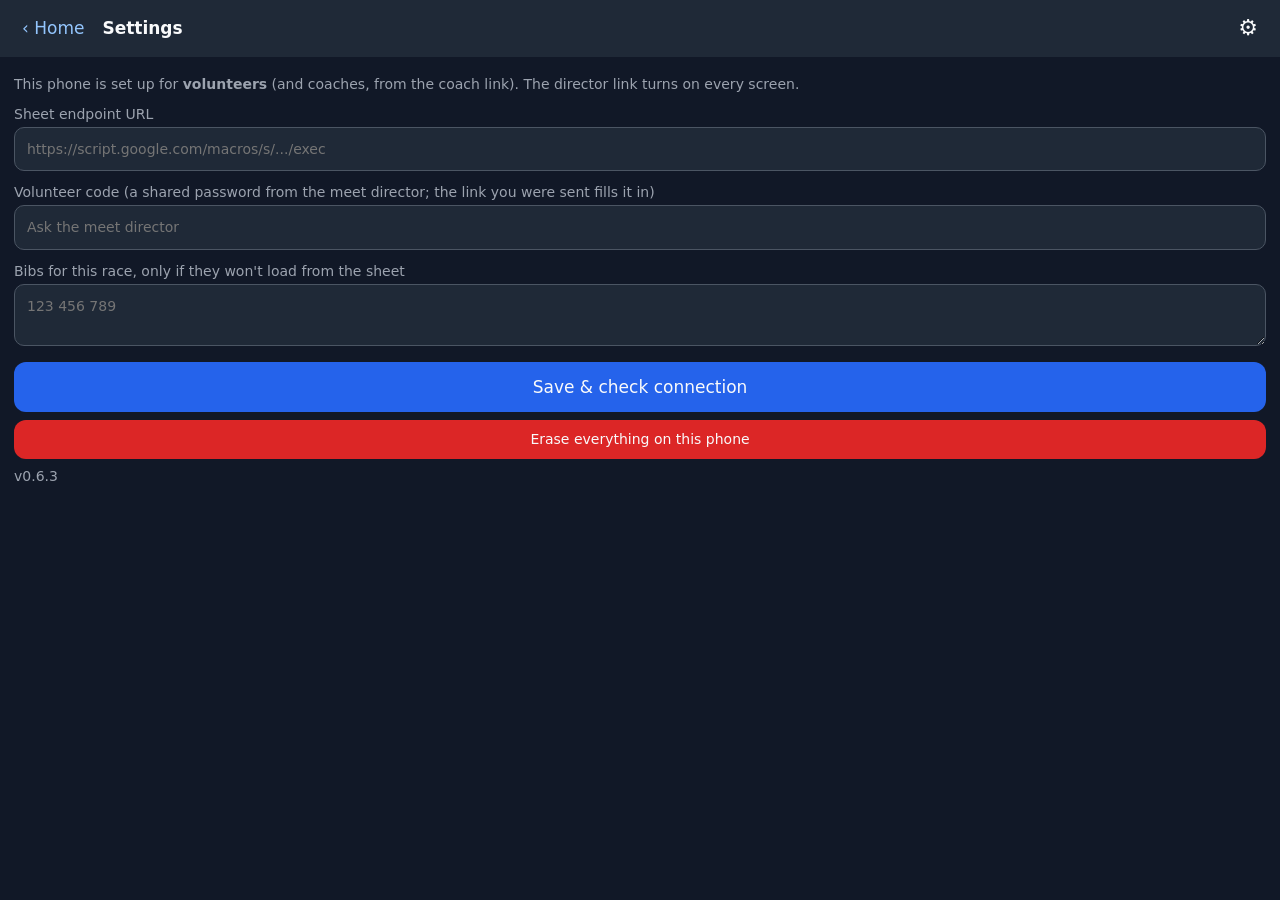
<file: index.html>
<!doctype html>
<html lang="en">
<head>
  <meta charset="utf-8">
  <meta name="viewport" content="width=device-width, initial-scale=1, maximum-scale=1, user-scalable=no, viewport-fit=cover">
  <meta name="apple-mobile-web-app-capable" content="yes">
  <meta name="apple-mobile-web-app-status-bar-style" content="black-translucent">
  <meta name="theme-color" content="#111827">
  <title>XC Race Tracker</title>
  <link rel="manifest" href="manifest.json">
  <link rel="apple-touch-icon" href="icons/icon-192.png">
  <link rel="stylesheet" href="style.css">
</head>
<body>
  <header>
    <button id="btn-back" class="icon hidden" aria-label="Back">‹ Home</button>
    <div id="hdr-title">XC Race Tracker</div>
    <div id="hdr-race"></div>
    <button id="btn-settings" class="icon" aria-label="Settings">⚙</button>
  </header>

  <!-- HOME -->
  <section id="view-home" class="view hidden">
    <label>Race
      <select id="home-race"></select>
      <input id="home-race-other" class="hidden" placeholder="Type the race name">
    </label>
    <label>Your name<input id="home-device" placeholder="e.g. Sam" autocomplete="off"></label>
    <div id="home-status" class="hint"></div>
    <button class="mode" data-mode="timer">⏱ Timer<small>Press LAP as each runner crosses the line</small></button>
    <button class="mode" data-mode="finishers">🏃 Finishers<small>Tap each bib number in chute order</small></button>
    <button class="mode" data-mode="results">🏆 Results<small>Merged results, flags and team scores</small></button>
    <p class="hint"><a href="#" id="link-roster">Coach? Submit your roster here.</a> &nbsp;·&nbsp; <a href="#" id="link-setup">Meet director? Set up races and teams.</a></p>
  </section>

  <!-- MEET SETUP (director) -->
  <section id="view-setup" class="view hidden">
    <div id="su-gate"><label>Director code<input id="su-dkey" autocomplete="off" placeholder="From the sheet's Config tab"></label></div>
    <div id="su-body" class="hidden">
      <p class="hint">Saved to the sheet. Volunteers and coaches see changes the next time their app talks to the sheet.</p>
      <label>Races, one per line<textarea id="su-races" rows="3" placeholder="Boys&#10;Girls"></textarea></label>
      <label>Teams, one per line (coaches pick from this list)<textarea id="su-teams" rows="5" placeholder="Broughton&#10;Enloe"></textarea></label>
      <h3>Codes</h3>
      <p class="hint">Each code is a shared password. It rides inside the link you send, so people normally never type it.</p>
      <label>Volunteer code — timers, finish loggers, results<input id="su-volunteer" autocomplete="off"></label>
      <label>Coach code — the roster page<input id="su-coach" autocomplete="off"></label>
      <label>Director code — this page (and it opens everything else)<input id="su-director" autocomplete="off"></label>
      <div class="row"><button id="su-save" class="primary">Save meet setup</button></div>
      <h3>Links to share</h3>
      <p class="hint">Each link carries the endpoint and the right code. Text it; the person opens it once while online, then adds it to their home screen. Change a code and these links change with it.</p>
      <div id="su-links"></div>
    </div>
    <div id="su-status"></div>
  </section>

  <!-- ROSTER (coaches) -->
  <section id="view-roster" class="view hidden">
    <p class="hint">Paste your roster, check the list, fix anything wrong, then submit. Bibs are assigned on the spot.</p>
    <div id="ro-code-wrap"><label>Coach code (the shared password from the meet director, not your name)<input id="ro-code" placeholder="e.g. tigers2026" autocomplete="off"></label></div>
    <label>Team / school
      <select id="ro-team-sel"></select>
      <input id="ro-team" class="hidden" placeholder="Type your team name" autocomplete="off">
    </label>
    <p class="hint" id="ro-team-status"></p>
    <label>Race<select id="ro-race"></select></label>
    <label>Runners, one per line
      <textarea id="ro-paste" rows="6" placeholder="Paste here"></textarea>
    </label>
    <div class="hint">One runner per line: the name, then the grade if you have it. Any of these work:
      <ul class="formats">
        <li><code>Jane Smith, 7</code></li>
        <li><code>Jane Smith 7</code></li>
        <li><code>Jane Smith</code> (no grade)</li>
        <li>Two columns copied straight from a spreadsheet</li>
      </ul>
      A header line such as "Name, Grade" is ignored. The same name twice is not allowed.</div>
    <p class="hint" id="ro-file-status"></p>
    <div id="ro-preview"></div>
    <div class="row">
      <button id="ro-submit" class="primary">Submit roster</button>
      <button id="ro-load" class="secondary">Reload what's on file</button>
    </div>
    <div id="ro-result"></div>
  </section>

  <!-- TIMER -->
  <section id="view-timer" class="view hidden">
    <div id="clock">00:00.0</div>
    <p class="hint" id="timer-shared"></p>
    <div id="timer-phase-idle">
      <button id="btn-start" class="big start">START RACE</button>
      <p class="hint">Press at the gun. The first timer to press starts the clock for every timer on this race; the others pick it up within a few seconds. The clock keeps running even if the phone locks.</p>
    </div>
    <div id="timer-phase-running" class="hidden">
      <button id="btn-lap" class="big lap">LAP<small id="lap-count">0 finishers</small></button>
      <div class="row">
        <button id="btn-timer-undo" class="secondary">Undo last</button>
        <button id="btn-finish" class="warn">Finish race &amp; send</button>
      </div>
    </div>
    <div id="timer-phase-done" class="hidden">
      <p class="hint" id="timer-done-msg"></p>
      <div class="row">
        <button id="btn-resume" class="secondary">Resume (not finished yet)</button>
        <button id="btn-timer-send" class="primary">Send to sheet</button>
      </div>
    </div>
    <p class="hint" id="timer-list-hint">Tap a time to correct, add or delete. Times always stay in finish order, so a corrected time moves to where it belongs.</p>
    <ol id="timer-list" class="list"></ol>
    <div class="row">
      <button id="btn-timer-copy" class="secondary small">Copy results</button>
      <button id="btn-timer-send2" class="primary small">Send to sheet</button>
      <button id="btn-timer-reset" class="danger small">Reset race</button>
    </div>
  </section>

  <!-- FINISHERS -->
  <section id="view-finishers" class="view hidden">
    <div class="row">
      <input id="bib-filter" type="tel" inputmode="numeric" placeholder="Type digits to find a bib" autocomplete="off">
      <button id="btn-fin-undo" class="secondary">Undo last</button>
    </div>
    <div id="bib-grid" class="grid"></div>
    <div class="row">
      <button id="btn-unknown" class="warn">Runner with no bib</button>
      <button id="btn-fin-send" class="primary">Send to sheet</button>
    </div>
    <p class="hint">Tap a finisher below to change, insert or delete.</p>
    <ol id="fin-list" class="list"></ol>
    <div class="row">
      <button id="btn-fin-copy" class="secondary small">Copy results</button>
      <button id="btn-roster-refresh" class="secondary small">Reload bib list</button>
      <button id="btn-fin-reset" class="danger small">Reset race</button>
    </div>
  </section>

  <!-- RESULTS -->
  <section id="view-results" class="view hidden">
    <div class="row"><button id="btn-results-refresh" class="primary">Refresh</button></div>
    <div id="results-status" class="hint"></div>
    <div id="results-out"></div>
  </section>

  <!-- SETTINGS -->
  <section id="view-settings" class="view hidden">
    <p class="hint" id="set-role"></p>
    <label>Sheet endpoint URL<input id="set-endpoint" placeholder="https://script.google.com/macros/s/.../exec" autocomplete="off"></label>
    <label>Volunteer code (a shared password from the meet director; the link you were sent fills it in)<input id="set-key" placeholder="Ask the meet director" autocomplete="off"></label>
    <label>Bibs for this race, only if they won't load from the sheet<textarea id="set-bibs" rows="2" placeholder="123 456 789"></textarea></label>
    <div class="row">
      <button id="btn-settings-save" class="primary">Save & check connection</button>
    </div>
    <div class="row">
      <button id="btn-wipe" class="danger small">Erase everything on this phone</button>
    </div>
    <p class="hint" id="version"></p>
  </section>

  <!-- EDIT SHEET (one entry) -->
  <div id="edit" class="hidden">
    <div class="sheet">
      <h3 id="edit-title"></h3>
      <input id="edit-value" autocomplete="off">
      <p class="hint" id="edit-hint"></p>
      <div class="row">
        <button id="edit-save" class="primary">Save</button>
        <button id="edit-cancel" class="secondary">Cancel</button>
      </div>
      <div class="row">
        <button id="edit-before" class="secondary small">Insert before</button>
        <button id="edit-after" class="secondary small">Insert after</button>
        <button id="edit-add" class="secondary small">Add as a new time</button>
        <button id="edit-delete" class="danger small">Delete</button>
      </div>
    </div>
  </div>

  <div id="toast" class="hidden"></div>
  <script src="app.js"></script>
</body>
</html>
</file>
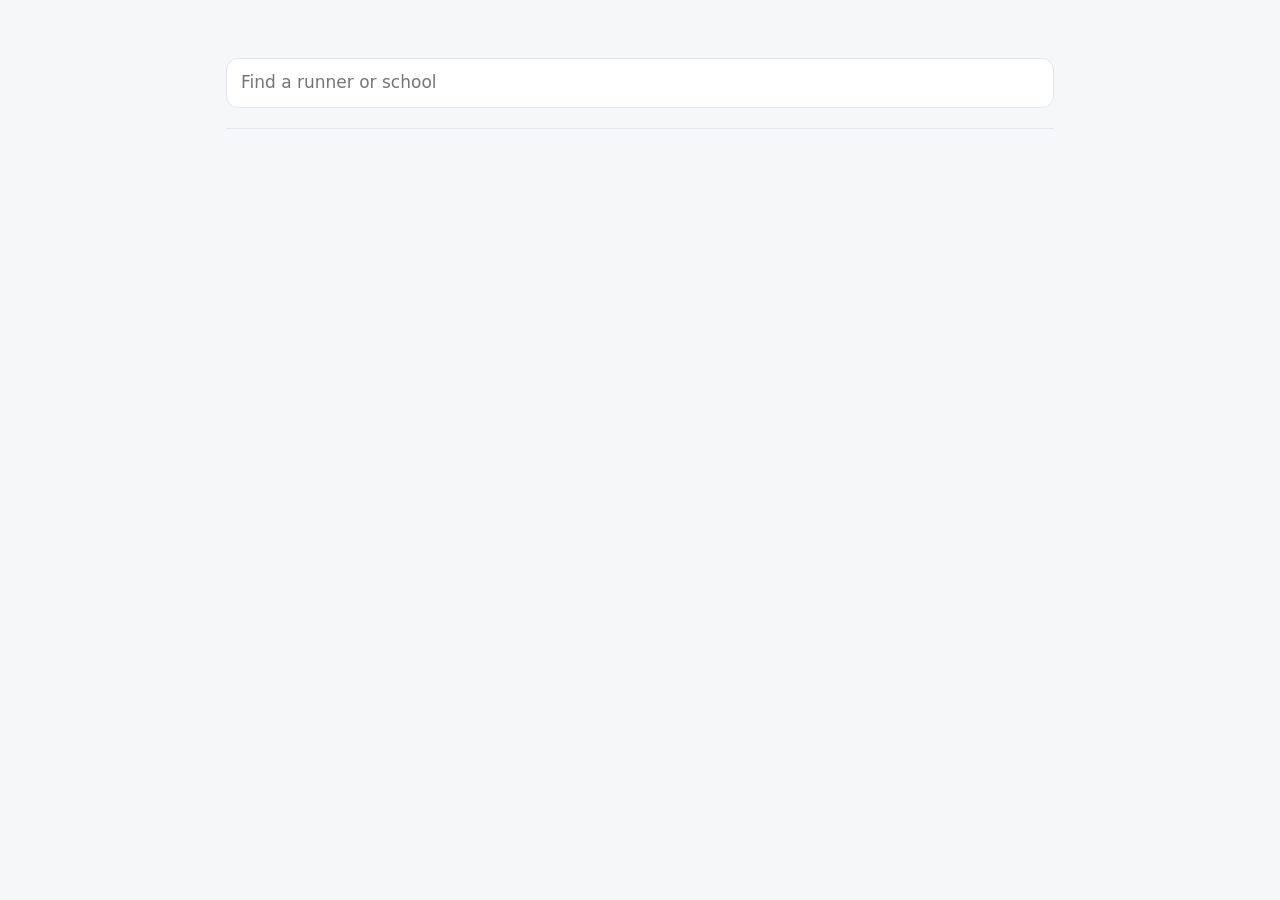
<file: dev/results-template.html>
<!doctype html>
<html lang="en">
<head>
<meta charset="utf-8">
<meta name="viewport" content="width=device-width, initial-scale=1, viewport-fit=cover">
<meta name="robots" content="noindex, nofollow">
<title>Meet Results</title>
<style>
  :root {
    --bg: #f6f7f9; --card: #ffffff; --text: #151a22; --muted: #5f6b7a; --line: #e3e7ec; --accent: #1f5fbf;
    --gold: #b8860b; --silver: #7a8591; --bronze: #a0602a; --hl: #fff4c2;
    --t0: #1f6fd1; --t1: #c2410c; --t2: #0f8a5f; --t3: #8b3fc7; --t4: #b0306a; --t5: #52606d;
  }
  @media (prefers-color-scheme: dark) {
    :root { --bg: #0f1318; --card: #171c23; --text: #eef1f5; --muted: #9aa5b2; --line: #28303a; --accent: #7fb0ff;
      --gold: #e3b341; --silver: #b7c0ca; --bronze: #d49a6a; --hl: #4a3f12;
      --t0: #6ea8ff; --t1: #ff8a57; --t2: #3fd49b; --t3: #c28bff; --t4: #ff7ab2; --t5: #a8b3bf; }
  }
  * { box-sizing: border-box; }
  body { margin: 0; background: var(--bg); color: var(--text); font: 16px/1.4 -apple-system, system-ui, "Segoe UI", Roboto, sans-serif; }
  .wrap { max-width: 860px; margin: 0 auto; padding: 0 16px 48px; }
  header { padding: 28px 0 16px; }
  h1 { font-size: 26px; margin: 0 0 4px; letter-spacing: -.01em; }
  .sub { color: var(--muted); font-size: 15px; }
  .bar { position: sticky; top: 0; z-index: 5; background: var(--bg); padding: 10px 0; border-bottom: 1px solid var(--line); }
  .search { width: 100%; font: inherit; font-size: 17px; padding: 12px 14px; border-radius: 12px; border: 1px solid var(--line); background: var(--card); color: var(--text); }
  .search:focus { outline: 2px solid var(--accent); outline-offset: 1px; }
  .chips { display: flex; gap: 8px; overflow-x: auto; padding-top: 10px; scrollbar-width: none; }
  .chips::-webkit-scrollbar { display: none; }
  .chip { flex: none; font: inherit; font-size: 14px; padding: 7px 12px; border-radius: 999px; border: 1px solid var(--line); background: var(--card); color: var(--text); cursor: pointer; }
  .chip[aria-pressed="true"] { background: var(--text); color: var(--bg); border-color: var(--text); }
  .sep { flex: none; width: 1px; background: var(--line); margin: 4px 2px; }
  section.race { margin-top: 28px; }
  h2 { font-size: 22px; margin: 0 0 12px; display: flex; align-items: baseline; gap: 10px; }
  h2 small { font-size: 14px; color: var(--muted); font-weight: 400; }
  h3 { font-size: 15px; text-transform: uppercase; letter-spacing: .06em; color: var(--muted); margin: 22px 0 10px; }
  .teams { display: grid; grid-template-columns: repeat(auto-fill, minmax(240px, 1fr)); gap: 10px; }
  .team { background: var(--card); border: 1px solid var(--line); border-radius: 14px; padding: 14px; border-top: 4px solid var(--tc); }
  .team .top { display: flex; align-items: baseline; gap: 10px; }
  .team .rank { font-size: 13px; font-weight: 700; color: var(--muted); width: 2.2em; }
  .team .rank.r1 { color: var(--gold); } .team .rank.r2 { color: var(--silver); } .team .rank.r3 { color: var(--bronze); }
  .team .name { font-weight: 700; font-size: 17px; flex: 1; }
  .team .score { font-size: 24px; font-weight: 800; font-variant-numeric: tabular-nums; }
  .team .score small { font-size: 12px; font-weight: 500; color: var(--muted); margin-left: 3px; }
  .team ol { list-style: none; margin: 10px 0 0; padding: 0; font-size: 14px; }
  .team li { display: flex; justify-content: space-between; gap: 8px; padding: 3px 0; border-top: 1px dashed var(--line); }
  .team li:first-child { border-top: 0; }
  .team li span:last-child { color: var(--muted); font-variant-numeric: tabular-nums; white-space: nowrap; }
  .team .note { color: var(--muted); font-size: 14px; margin-top: 8px; }
  table { width: 100%; border-collapse: collapse; background: var(--card); border: 1px solid var(--line); border-radius: 14px; overflow: hidden; font-variant-numeric: tabular-nums; }
  th, td { text-align: left; padding: 10px 10px; border-top: 1px solid var(--line); font-size: 15px; }
  th { border-top: 0; font-size: 12px; text-transform: uppercase; letter-spacing: .05em; color: var(--muted); font-weight: 600; }
  td.pl { font-weight: 700; width: 2.6em; }
  td.pl.p1 { color: var(--gold); } td.pl.p2 { color: var(--silver); } td.pl.p3 { color: var(--bronze); }
  td.nm { font-weight: 600; }
  td.nm .meta { display: none; font-weight: 400; font-size: 13px; color: var(--muted); margin-top: 2px; }
  td.tm { font-weight: 700; text-align: right; white-space: nowrap; }
  th.tm { text-align: right; }
  td.pts, th.pts { text-align: right; color: var(--muted); width: 3.5em; }
  .dot { display: inline-block; width: 9px; height: 9px; border-radius: 50%; background: var(--tc); margin-right: 6px; vertical-align: 1px; }
  tr.hit td { background: var(--hl); }
  tr.nobib td.nm { font-weight: 400; font-style: italic; color: var(--muted); }
  .empty { color: var(--muted); padding: 16px; text-align: center; background: var(--card); border: 1px solid var(--line); border-radius: 14px; }
  footer { color: var(--muted); font-size: 13px; margin-top: 32px; line-height: 1.5; }
  @media (max-width: 560px) {
    th.gr, td.gr, th.tmn, td.tmn { display: none; }
    td.nm .meta { display: block; }
    th, td { padding: 9px 8px; }
  }
</style>
</head>
<body>
<div class="wrap">
  <header><h1 id="title"></h1><div class="sub" id="sub"></div></header>
  <div class="bar">
    <input class="search" id="q" type="search" placeholder="Find a runner or school" autocomplete="off" aria-label="Find a runner or school">
    <div class="chips" id="chips"></div>
  </div>
  <main id="out"></main>
  <footer id="foot"></footer>
</div>
<script>
const DATA = /*DATA*/null;
const $ = id => document.getElementById(id);
const esc = s => String(s ?? '').replace(/[&<>"]/g, c => ({ '&': '&amp;', '<': '&lt;', '>': '&gt;', '"': '&quot;' }[c]));
const ord = n => n + (['st', 'nd', 'rd'][((n + 90) % 100 - 10) % 10 - 1] || 'th');
const allTeams = [...new Set(DATA.races.flatMap(r => r.teams.map(t => t.team)))].sort((a, b) => a.localeCompare(b));
const color = t => `var(--t${Math.max(0, allTeams.indexOf(t)) % 6})`;
// School colors from the meet config replace the default palette, with a separate shade for dark mode.
(() => { const c = DATA.meet.colors || {}; const set = k => allTeams.map((t, i) => c[t] ? `--t${i}: ${c[t][k]};` : '').join(' ');
  const st = document.createElement('style'); st.textContent = `:root { ${set(0)} } @media (prefers-color-scheme: dark) { :root { ${set(1)} } }`; document.head.appendChild(st); })();
const state = { race: 'All', team: 'All', q: '' };
document.title = `${DATA.meet.title} — Results`;
$('title').textContent = DATA.meet.title + ' Results';
$('sub').textContent = `${DATA.meet.date} · ${DATA.meet.place}`;
$('foot').innerHTML = 'Team scores add the team points of each school\'s top five finishers; lowest total wins, and a tie goes to the better sixth runner. ' +
  'Team points count only runners from schools with at least five finishers, so a runner\'s team points can be lower than their overall place.';

function chips() {
  const b = (group, v, label) => `<button class="chip" data-g="${group}" data-v="${esc(v)}" aria-pressed="${state[group] === v}">${label}</button>`;
  $('chips').innerHTML = ['All', ...DATA.races.map(r => r.race)].map(r => b('race', r, r === 'All' ? 'Girls & Boys' : r)).join('') +
    '<span class="sep"></span>' + ['All', ...allTeams].map(t => b('team', t, t === 'All' ? 'All schools' : `<span class="dot" style="--tc:${color(t)}"></span>${esc(t)}`)).join('');
}
$('chips').onclick = e => { const c = e.target.closest('.chip'); if (!c) return; state[c.dataset.g] = c.dataset.v; chips(); render(); };
$('q').oninput = () => { state.q = $('q').value.trim().toLowerCase(); render(); };

function render() {
  const q = state.q;
  const match = x => (state.team === 'All' || x.team === state.team) && (!q || (!x.nobib && (x.name.toLowerCase().includes(q) || x.team.toLowerCase().includes(q))));
  const shown = DATA.races.filter(r => (state.race === 'All' || r.race === state.race) && (!q || r.runners.some(match)));
  if (!shown.length) { $('out').innerHTML = `<section class="race"><div class="empty">No runner or school matches “${esc($('q').value)}”.</div></section>`; return; }
  const html = shown.map(r => {
    const rows = r.runners.filter(match);
    const teams = r.teams.filter(t => state.team === 'All' || t.team === state.team);
    const teamCards = teams.map(t => `<div class="team" style="--tc:${color(t.team)}">
        <div class="top"><span class="rank ${t.rank ? 'r' + t.rank : ''}">${t.rank ? ord(t.rank) : ''}</span><span class="name">${esc(t.team)}</span>
          ${t.score != null ? `<span class="score">${t.score}<small>pts</small></span>` : ''}</div>
        ${t.scorers.length ? `<ol>${t.scorers.map(s => `<li><span>${esc(s.name)}</span><span>${s.pts} pt${s.pts === 1 ? '' : 's'} · ${ord(s.place)}</span></li>`).join('')}</ol>` : ''}
        ${t.note ? `<div class="note">${esc(t.note)}</div>` : ''}</div>`).join('');
    const table = rows.length ? `<table><thead><tr><th>Place</th><th>Runner</th><th class="gr">Gr</th><th class="tmn">School</th><th class="tm">Time</th><th class="pts">Pts</th></tr></thead><tbody>` +
      rows.map(x => x.nobib ? `<tr class="nobib"><td class="pl">${x.place}</td><td class="nm">No bib</td><td class="gr"></td><td class="tmn"></td><td class="tm">${esc(x.time)}</td><td class="pts">–</td></tr>` :
        `<tr class="${q && x.name.toLowerCase().includes(q) ? 'hit' : ''}"><td class="pl p${x.place}">${x.place}</td>
        <td class="nm">${esc(x.name)}<div class="meta"><span class="dot" style="--tc:${color(x.team)}"></span>${esc(x.team)}${x.grade ? ' · grade ' + esc(x.grade) : ''}</div></td>
        <td class="gr">${esc(x.grade)}</td><td class="tmn"><span class="dot" style="--tc:${color(x.team)}"></span>${esc(x.team)}</td>
        <td class="tm">${esc(x.time)}</td><td class="pts">${x.pts ?? '–'}</td></tr>`).join('') + '</tbody></table>'
      : `<div class="empty">No ${r.race.toLowerCase()} match “${esc($('q').value)}”.</div>`;
    return `<section class="race" id="race-${r.race.toLowerCase()}"><h2>${r.race} <small>${r.runners.length} finishers</small></h2>
      ${q ? '' : `<h3>Team scores</h3><div class="teams">${teamCards}</div>`}
      <h3>${q ? 'Matching runners' : 'Individual results'}</h3>${table}</section>`;
  }).join('');
  $('out').innerHTML = html;
}
chips(); render();
</script>
</body>
</html>
</file>
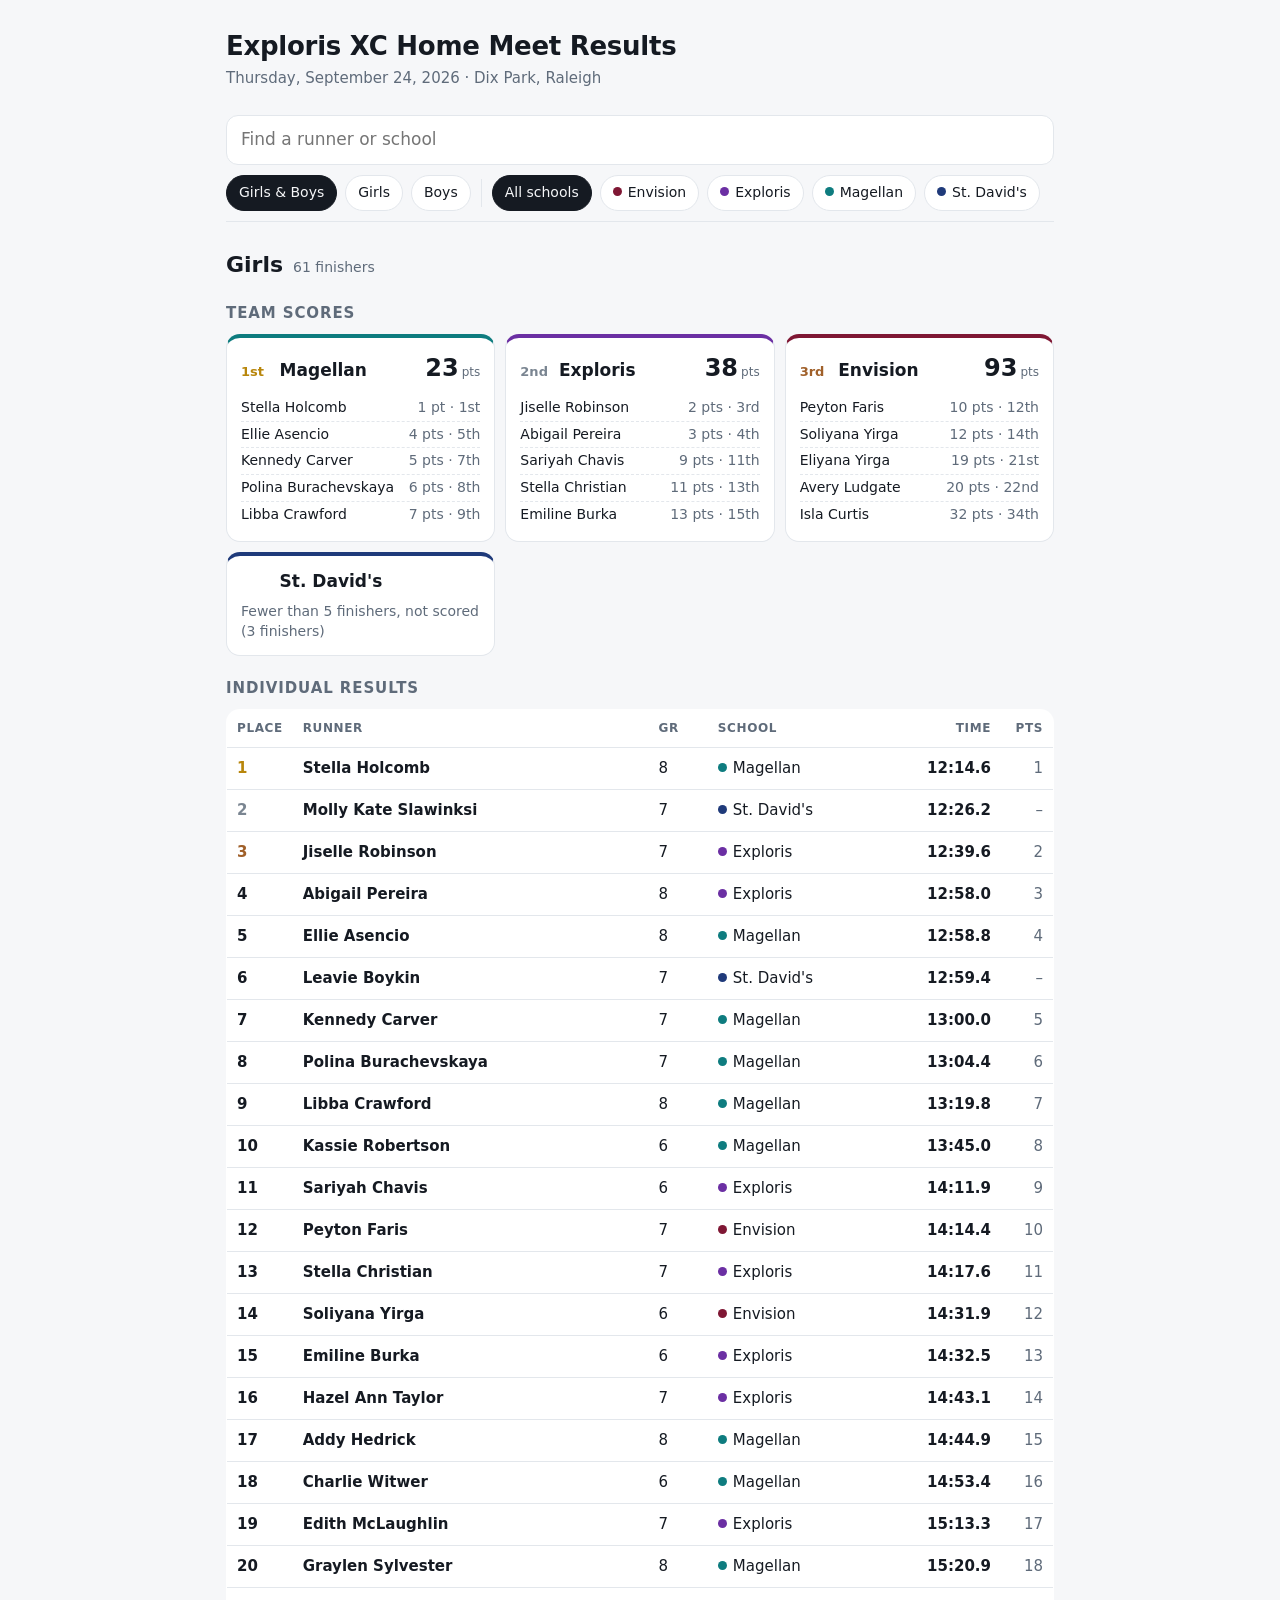
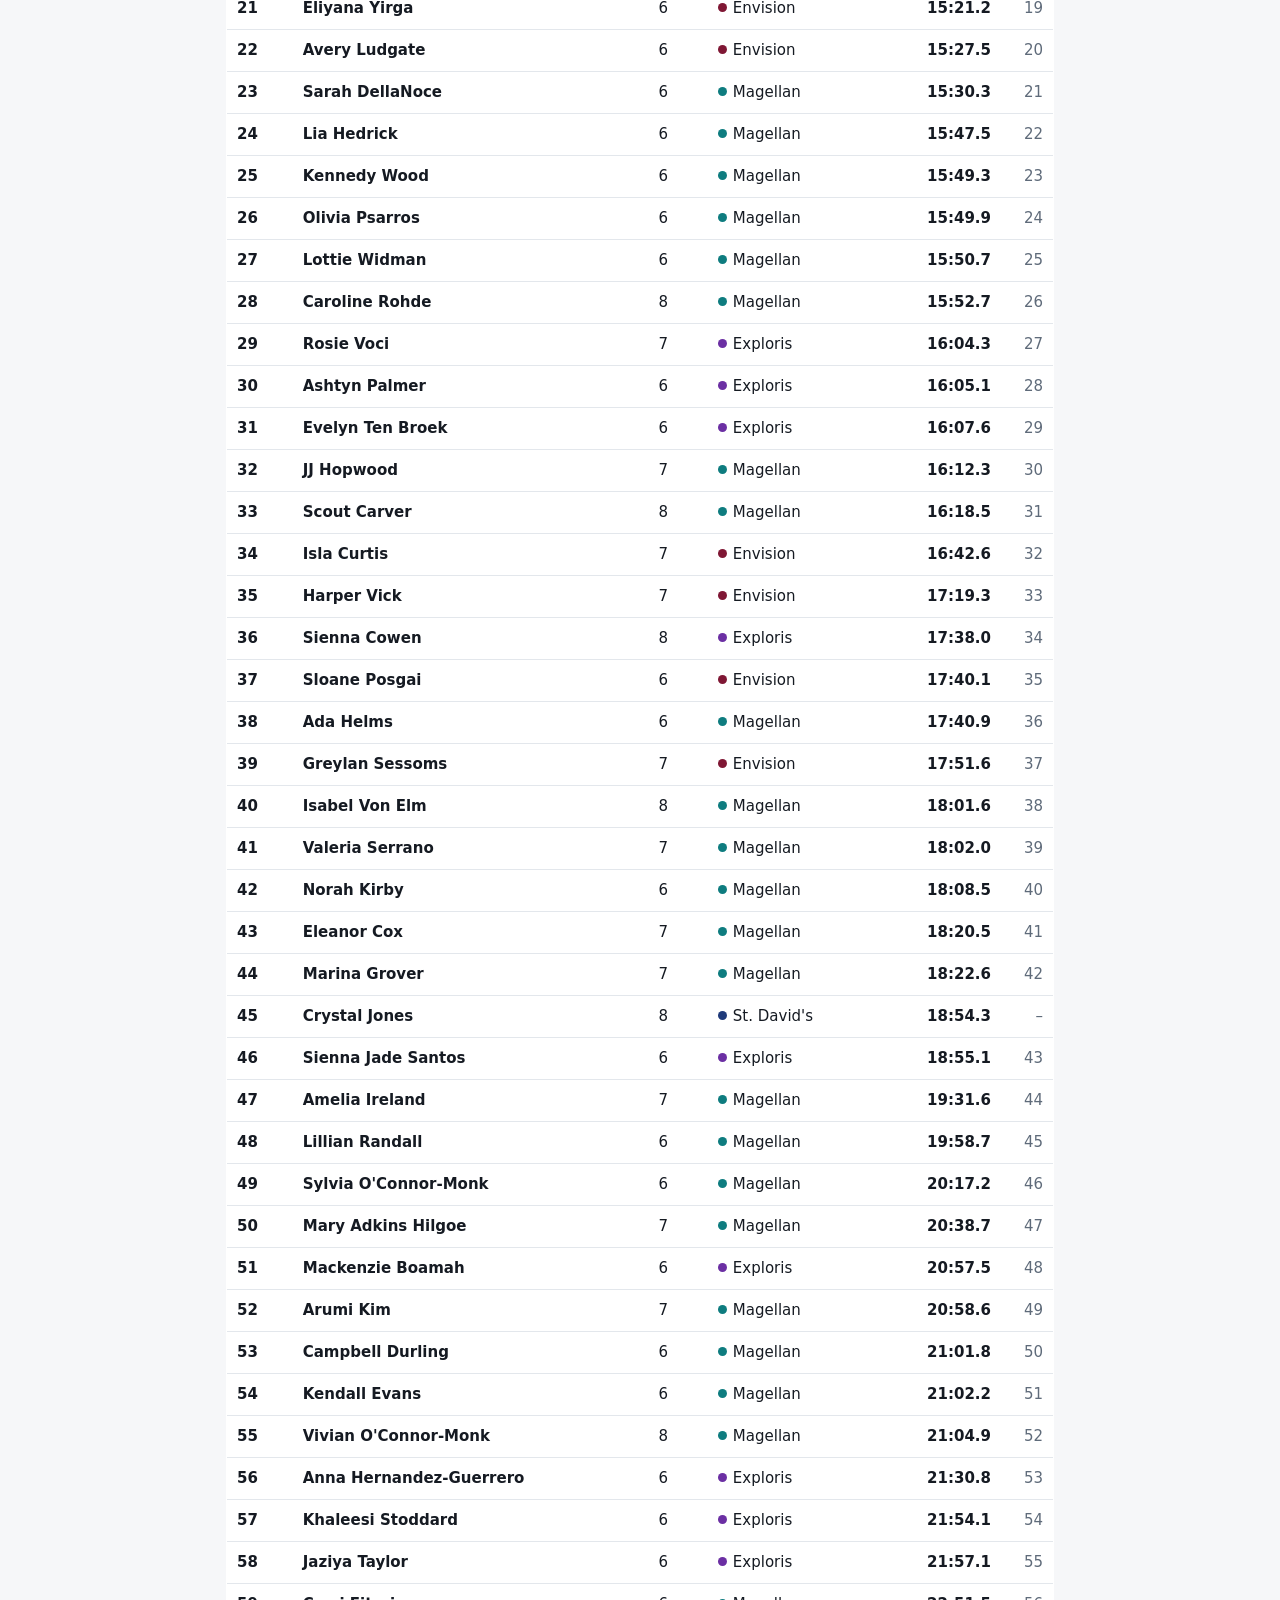
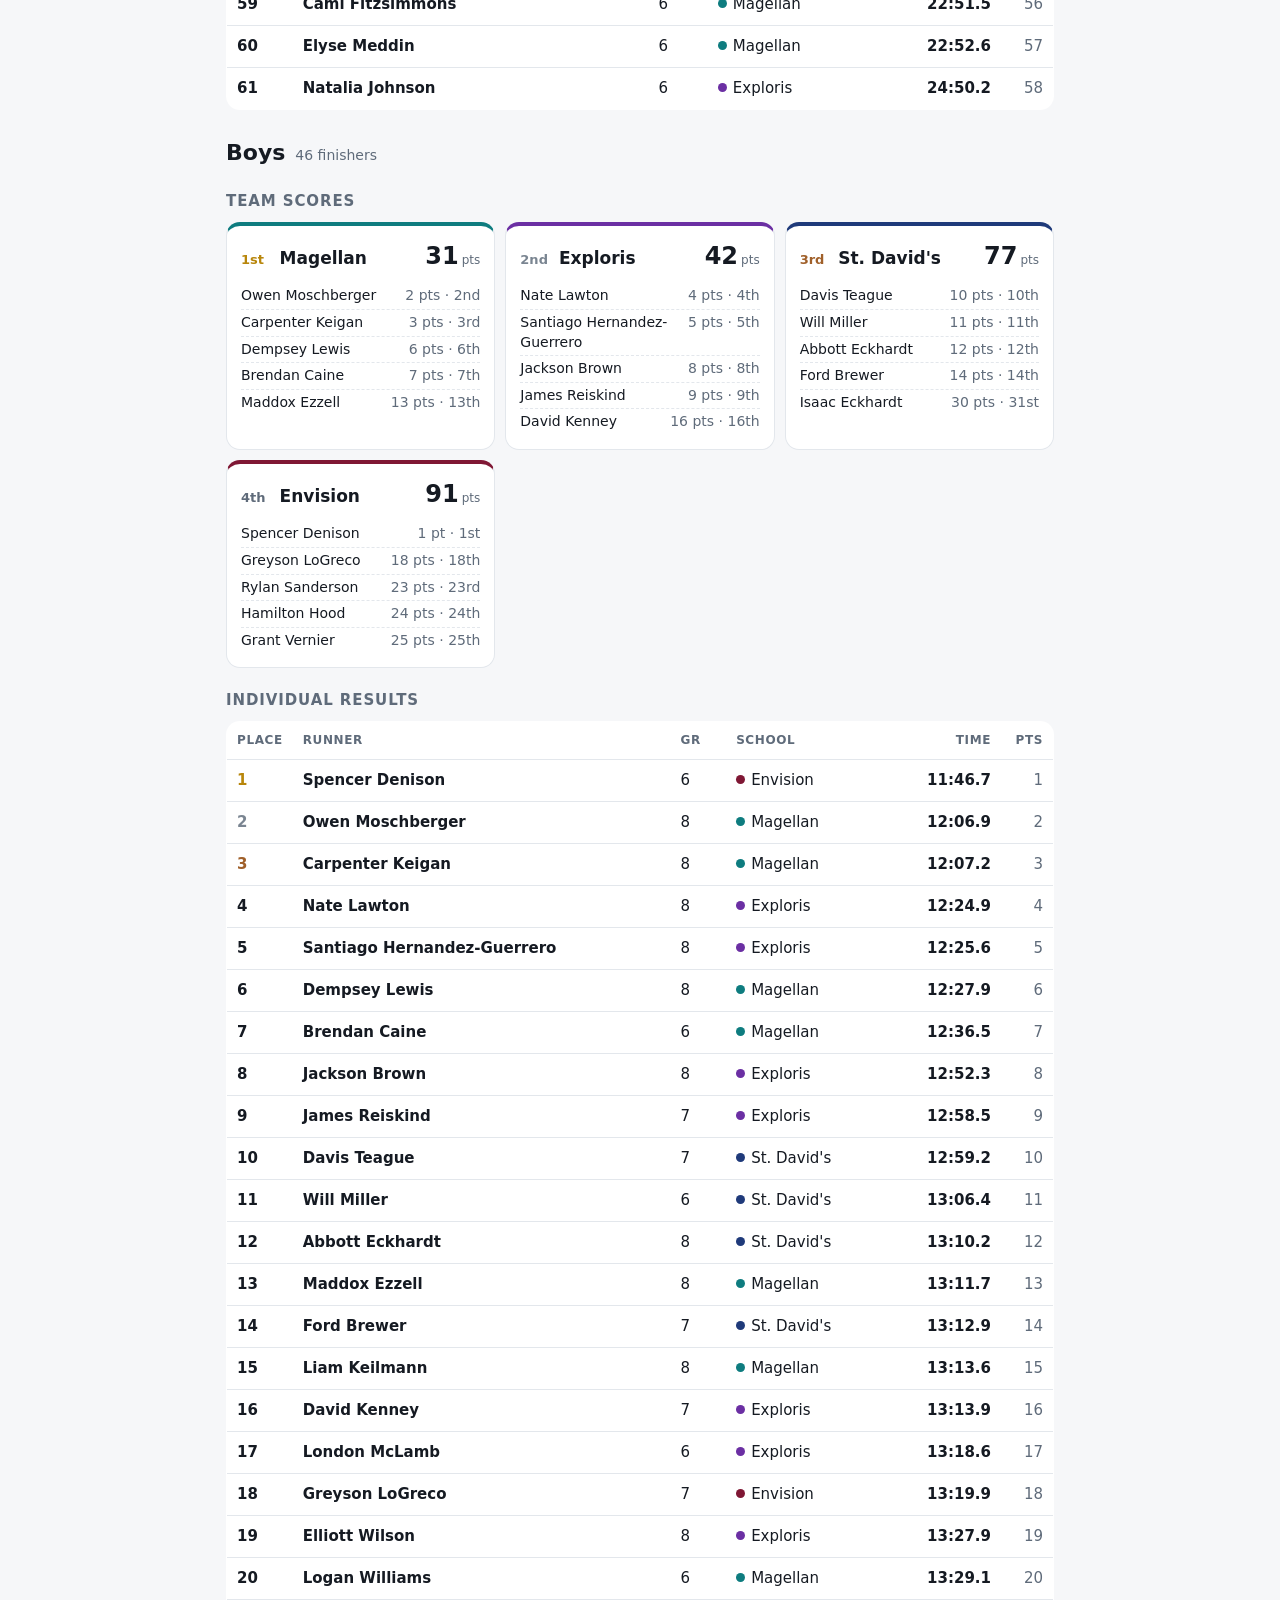
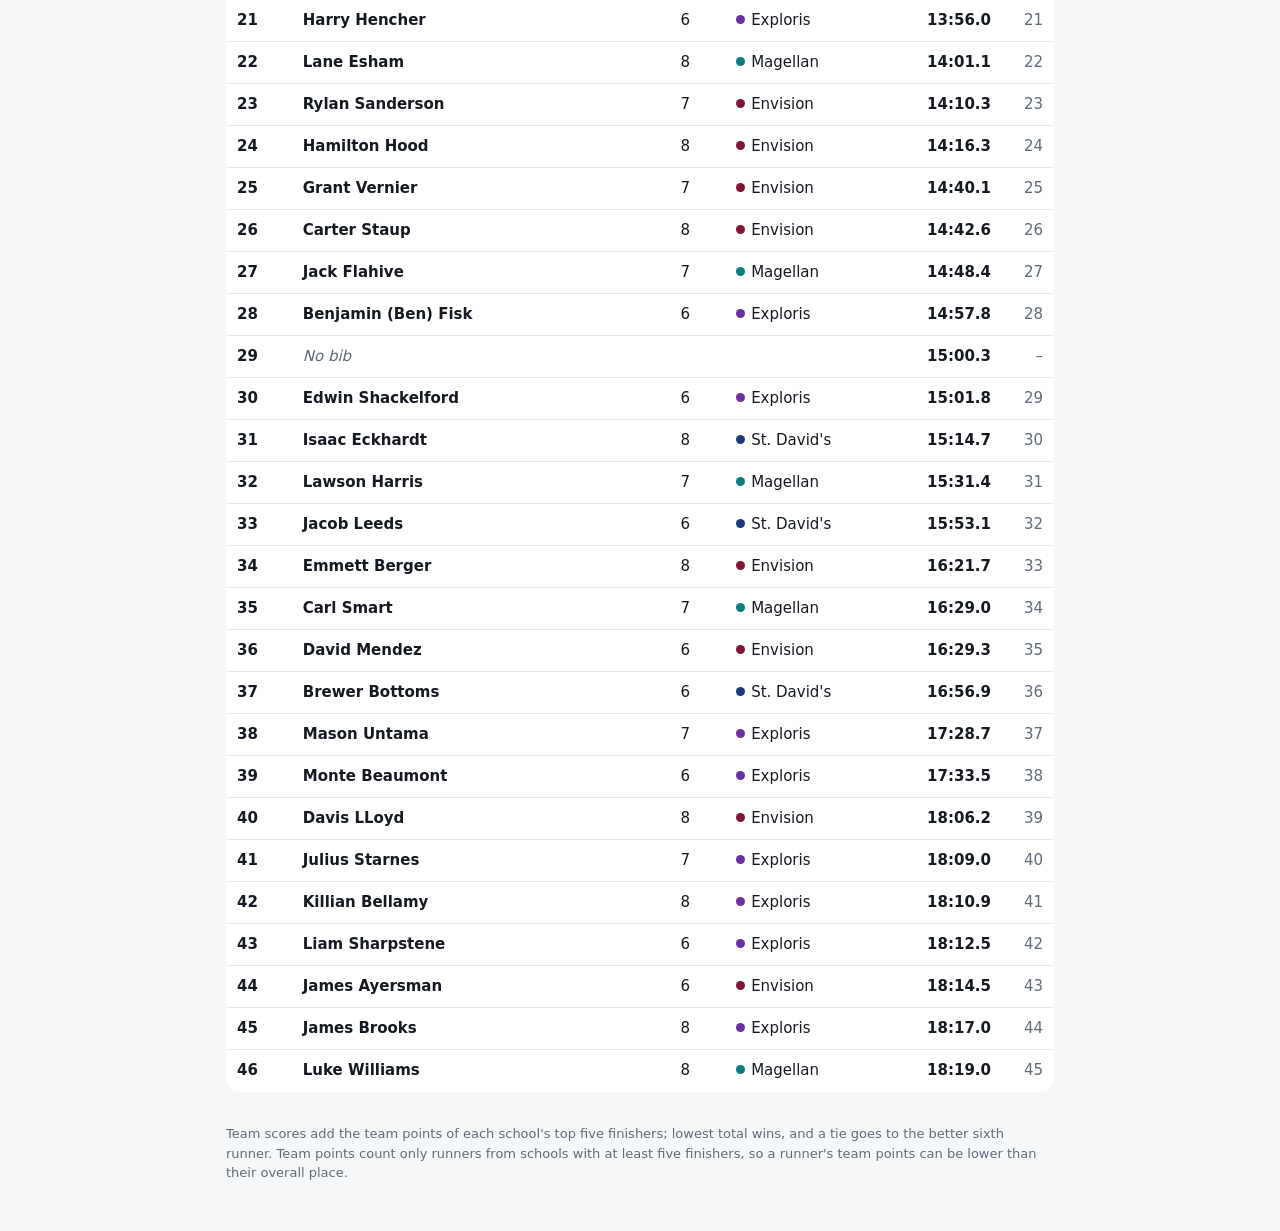
<file: results/2026-09-24.html>
<!doctype html>
<html lang="en">
<head>
<meta charset="utf-8">
<meta name="viewport" content="width=device-width, initial-scale=1, viewport-fit=cover">
<meta name="robots" content="noindex, nofollow">
<title>Meet Results</title>
<style>
  :root {
    --bg: #f6f7f9; --card: #ffffff; --text: #151a22; --muted: #5f6b7a; --line: #e3e7ec; --accent: #1f5fbf;
    --gold: #b8860b; --silver: #7a8591; --bronze: #a0602a; --hl: #fff4c2;
    --t0: #1f6fd1; --t1: #c2410c; --t2: #0f8a5f; --t3: #8b3fc7; --t4: #b0306a; --t5: #52606d;
  }
  @media (prefers-color-scheme: dark) {
    :root { --bg: #0f1318; --card: #171c23; --text: #eef1f5; --muted: #9aa5b2; --line: #28303a; --accent: #7fb0ff;
      --gold: #e3b341; --silver: #b7c0ca; --bronze: #d49a6a; --hl: #4a3f12;
      --t0: #6ea8ff; --t1: #ff8a57; --t2: #3fd49b; --t3: #c28bff; --t4: #ff7ab2; --t5: #a8b3bf; }
  }
  * { box-sizing: border-box; }
  body { margin: 0; background: var(--bg); color: var(--text); font: 16px/1.4 -apple-system, system-ui, "Segoe UI", Roboto, sans-serif; }
  .wrap { max-width: 860px; margin: 0 auto; padding: 0 16px 48px; }
  header { padding: 28px 0 16px; }
  h1 { font-size: 26px; margin: 0 0 4px; letter-spacing: -.01em; }
  .sub { color: var(--muted); font-size: 15px; }
  .bar { position: sticky; top: 0; z-index: 5; background: var(--bg); padding: 10px 0; border-bottom: 1px solid var(--line); }
  .search { width: 100%; font: inherit; font-size: 17px; padding: 12px 14px; border-radius: 12px; border: 1px solid var(--line); background: var(--card); color: var(--text); }
  .search:focus { outline: 2px solid var(--accent); outline-offset: 1px; }
  .chips { display: flex; gap: 8px; overflow-x: auto; padding-top: 10px; scrollbar-width: none; }
  .chips::-webkit-scrollbar { display: none; }
  .chip { flex: none; font: inherit; font-size: 14px; padding: 7px 12px; border-radius: 999px; border: 1px solid var(--line); background: var(--card); color: var(--text); cursor: pointer; }
  .chip[aria-pressed="true"] { background: var(--text); color: var(--bg); border-color: var(--text); }
  .sep { flex: none; width: 1px; background: var(--line); margin: 4px 2px; }
  section.race { margin-top: 28px; }
  h2 { font-size: 22px; margin: 0 0 12px; display: flex; align-items: baseline; gap: 10px; }
  h2 small { font-size: 14px; color: var(--muted); font-weight: 400; }
  h3 { font-size: 15px; text-transform: uppercase; letter-spacing: .06em; color: var(--muted); margin: 22px 0 10px; }
  .teams { display: grid; grid-template-columns: repeat(auto-fill, minmax(240px, 1fr)); gap: 10px; }
  .team { background: var(--card); border: 1px solid var(--line); border-radius: 14px; padding: 14px; border-top: 4px solid var(--tc); }
  .team .top { display: flex; align-items: baseline; gap: 10px; }
  .team .rank { font-size: 13px; font-weight: 700; color: var(--muted); width: 2.2em; }
  .team .rank.r1 { color: var(--gold); } .team .rank.r2 { color: var(--silver); } .team .rank.r3 { color: var(--bronze); }
  .team .name { font-weight: 700; font-size: 17px; flex: 1; }
  .team .score { font-size: 24px; font-weight: 800; font-variant-numeric: tabular-nums; }
  .team .score small { font-size: 12px; font-weight: 500; color: var(--muted); margin-left: 3px; }
  .team ol { list-style: none; margin: 10px 0 0; padding: 0; font-size: 14px; }
  .team li { display: flex; justify-content: space-between; gap: 8px; padding: 3px 0; border-top: 1px dashed var(--line); }
  .team li:first-child { border-top: 0; }
  .team li span:last-child { color: var(--muted); font-variant-numeric: tabular-nums; white-space: nowrap; }
  .team .note { color: var(--muted); font-size: 14px; margin-top: 8px; }
  table { width: 100%; border-collapse: collapse; background: var(--card); border: 1px solid var(--line); border-radius: 14px; overflow: hidden; font-variant-numeric: tabular-nums; }
  th, td { text-align: left; padding: 10px 10px; border-top: 1px solid var(--line); font-size: 15px; }
  th { border-top: 0; font-size: 12px; text-transform: uppercase; letter-spacing: .05em; color: var(--muted); font-weight: 600; }
  td.pl { font-weight: 700; width: 2.6em; }
  td.pl.p1 { color: var(--gold); } td.pl.p2 { color: var(--silver); } td.pl.p3 { color: var(--bronze); }
  td.nm { font-weight: 600; }
  td.nm .meta { display: none; font-weight: 400; font-size: 13px; color: var(--muted); margin-top: 2px; }
  td.tm { font-weight: 700; text-align: right; white-space: nowrap; }
  th.tm { text-align: right; }
  td.pts, th.pts { text-align: right; color: var(--muted); width: 3.5em; }
  .dot { display: inline-block; width: 9px; height: 9px; border-radius: 50%; background: var(--tc); margin-right: 6px; vertical-align: 1px; }
  tr.hit td { background: var(--hl); }
  tr.nobib td.nm { font-weight: 400; font-style: italic; color: var(--muted); }
  .empty { color: var(--muted); padding: 16px; text-align: center; background: var(--card); border: 1px solid var(--line); border-radius: 14px; }
  footer { color: var(--muted); font-size: 13px; margin-top: 32px; line-height: 1.5; }
  @media (max-width: 560px) {
    th.gr, td.gr, th.tmn, td.tmn { display: none; }
    td.nm .meta { display: block; }
    th, td { padding: 9px 8px; }
  }
</style>
</head>
<body>
<div class="wrap">
  <header><h1 id="title"></h1><div class="sub" id="sub"></div></header>
  <div class="bar">
    <input class="search" id="q" type="search" placeholder="Find a runner or school" autocomplete="off" aria-label="Find a runner or school">
    <div class="chips" id="chips"></div>
  </div>
  <main id="out"></main>
  <footer id="foot"></footer>
</div>
<script>
const DATA = {"meet":{"title":"Exploris XC Home Meet","date":"Thursday, September 24, 2026","place":"Dix Park, Raleigh","colors":{"Exploris":["#6b2fa3","#b88af2"],"Magellan":["#0e7c7f","#3cc9c9"],"Envision":["#7f1734","#e0718a"],"St. David's":["#1f3a7a","#86a4e8"]}},"races":[{"race":"Girls","runners":[{"place":1,"name":"Stella Holcomb","team":"Magellan","grade":8,"time":"12:14.6","pts":1},{"place":2,"name":"Molly Kate Slawinksi","team":"St. David's","grade":7,"time":"12:26.2","pts":null},{"place":3,"name":"Jiselle Robinson","team":"Exploris","grade":7,"time":"12:39.6","pts":2},{"place":4,"name":"Abigail Pereira","team":"Exploris","grade":8,"time":"12:58.0","pts":3},{"place":5,"name":"Ellie Asencio","team":"Magellan","grade":8,"time":"12:58.8","pts":4},{"place":6,"name":"Leavie Boykin","team":"St. David's","grade":7,"time":"12:59.4","pts":null},{"place":7,"name":"Kennedy Carver","team":"Magellan","grade":7,"time":"13:00.0","pts":5},{"place":8,"name":"Polina Burachevskaya","team":"Magellan","grade":7,"time":"13:04.4","pts":6},{"place":9,"name":"Libba Crawford","team":"Magellan","grade":8,"time":"13:19.8","pts":7},{"place":10,"name":"Kassie Robertson","team":"Magellan","grade":6,"time":"13:45.0","pts":8},{"place":11,"name":"Sariyah Chavis","team":"Exploris","grade":6,"time":"14:11.9","pts":9},{"place":12,"name":"Peyton Faris","team":"Envision","grade":7,"time":"14:14.4","pts":10},{"place":13,"name":"Stella Christian","team":"Exploris","grade":7,"time":"14:17.6","pts":11},{"place":14,"name":"Soliyana Yirga","team":"Envision","grade":6,"time":"14:31.9","pts":12},{"place":15,"name":"Emiline Burka","team":"Exploris","grade":6,"time":"14:32.5","pts":13},{"place":16,"name":"Hazel Ann Taylor","team":"Exploris","grade":7,"time":"14:43.1","pts":14},{"place":17,"name":"Addy Hedrick","team":"Magellan","grade":8,"time":"14:44.9","pts":15},{"place":18,"name":"Charlie Witwer","team":"Magellan","grade":6,"time":"14:53.4","pts":16},{"place":19,"name":"Edith McLaughlin","team":"Exploris","grade":7,"time":"15:13.3","pts":17},{"place":20,"name":"Graylen Sylvester","team":"Magellan","grade":8,"time":"15:20.9","pts":18},{"place":21,"name":"Eliyana Yirga","team":"Envision","grade":6,"time":"15:21.2","pts":19},{"place":22,"name":"Avery Ludgate","team":"Envision","grade":6,"time":"15:27.5","pts":20},{"place":23,"name":"Sarah DellaNoce","team":"Magellan","grade":6,"time":"15:30.3","pts":21},{"place":24,"name":"Lia Hedrick","team":"Magellan","grade":6,"time":"15:47.5","pts":22},{"place":25,"name":"Kennedy Wood","team":"Magellan","grade":6,"time":"15:49.3","pts":23},{"place":26,"name":"Olivia Psarros","team":"Magellan","grade":6,"time":"15:49.9","pts":24},{"place":27,"name":"Lottie Widman","team":"Magellan","grade":6,"time":"15:50.7","pts":25},{"place":28,"name":"Caroline Rohde","team":"Magellan","grade":8,"time":"15:52.7","pts":26},{"place":29,"name":"Rosie Voci","team":"Exploris","grade":7,"time":"16:04.3","pts":27},{"place":30,"name":"Ashtyn Palmer","team":"Exploris","grade":6,"time":"16:05.1","pts":28},{"place":31,"name":"Evelyn Ten Broek","team":"Exploris","grade":6,"time":"16:07.6","pts":29},{"place":32,"name":"JJ Hopwood","team":"Magellan","grade":7,"time":"16:12.3","pts":30},{"place":33,"name":"Scout Carver","team":"Magellan","grade":8,"time":"16:18.5","pts":31},{"place":34,"name":"Isla Curtis","team":"Envision","grade":7,"time":"16:42.6","pts":32},{"place":35,"name":"Harper Vick","team":"Envision","grade":7,"time":"17:19.3","pts":33},{"place":36,"name":"Sienna Cowen","team":"Exploris","grade":8,"time":"17:38.0","pts":34},{"place":37,"name":"Sloane Posgai","team":"Envision","grade":6,"time":"17:40.1","pts":35},{"place":38,"name":"Ada Helms","team":"Magellan","grade":6,"time":"17:40.9","pts":36},{"place":39,"name":"Greylan Sessoms","team":"Envision","grade":7,"time":"17:51.6","pts":37},{"place":40,"name":"Isabel Von Elm","team":"Magellan","grade":8,"time":"18:01.6","pts":38},{"place":41,"name":"Valeria Serrano","team":"Magellan","grade":7,"time":"18:02.0","pts":39},{"place":42,"name":"Norah Kirby","team":"Magellan","grade":6,"time":"18:08.5","pts":40},{"place":43,"name":"Eleanor Cox","team":"Magellan","grade":7,"time":"18:20.5","pts":41},{"place":44,"name":"Marina Grover","team":"Magellan","grade":7,"time":"18:22.6","pts":42},{"place":45,"name":"Crystal Jones","team":"St. David's","grade":8,"time":"18:54.3","pts":null},{"place":46,"name":"Sienna Jade Santos","team":"Exploris","grade":6,"time":"18:55.1","pts":43},{"place":47,"name":"Amelia Ireland","team":"Magellan","grade":7,"time":"19:31.6","pts":44},{"place":48,"name":"Lillian Randall","team":"Magellan","grade":6,"time":"19:58.7","pts":45},{"place":49,"name":"Sylvia O'Connor-Monk","team":"Magellan","grade":6,"time":"20:17.2","pts":46},{"place":50,"name":"Mary Adkins Hilgoe","team":"Magellan","grade":7,"time":"20:38.7","pts":47},{"place":51,"name":"Mackenzie Boamah","team":"Exploris","grade":6,"time":"20:57.5","pts":48},{"place":52,"name":"Arumi Kim","team":"Magellan","grade":7,"time":"20:58.6","pts":49},{"place":53,"name":"Campbell Durling","team":"Magellan","grade":6,"time":"21:01.8","pts":50},{"place":54,"name":"Kendall Evans","team":"Magellan","grade":6,"time":"21:02.2","pts":51},{"place":55,"name":"Vivian O'Connor-Monk","team":"Magellan","grade":8,"time":"21:04.9","pts":52},{"place":56,"name":"Anna Hernandez-Guerrero","team":"Exploris","grade":6,"time":"21:30.8","pts":53},{"place":57,"name":"Khaleesi Stoddard","team":"Exploris","grade":6,"time":"21:54.1","pts":54},{"place":58,"name":"Jaziya Taylor","team":"Exploris","grade":6,"time":"21:57.1","pts":55},{"place":59,"name":"Cami Fitzsimmons","team":"Magellan","grade":6,"time":"22:51.5","pts":56},{"place":60,"name":"Elyse Meddin","team":"Magellan","grade":6,"time":"22:52.6","pts":57},{"place":61,"name":"Natalia Johnson","team":"Exploris","grade":6,"time":"24:50.2","pts":58}],"teams":[{"rank":1,"team":"Magellan","score":23,"scorers":[{"name":"Stella Holcomb","pts":1,"place":1},{"name":"Ellie Asencio","pts":4,"place":5},{"name":"Kennedy Carver","pts":5,"place":7},{"name":"Polina Burachevskaya","pts":6,"place":8},{"name":"Libba Crawford","pts":7,"place":9}],"note":""},{"rank":2,"team":"Exploris","score":38,"scorers":[{"name":"Jiselle Robinson","pts":2,"place":3},{"name":"Abigail Pereira","pts":3,"place":4},{"name":"Sariyah Chavis","pts":9,"place":11},{"name":"Stella Christian","pts":11,"place":13},{"name":"Emiline Burka","pts":13,"place":15}],"note":""},{"rank":3,"team":"Envision","score":93,"scorers":[{"name":"Peyton Faris","pts":10,"place":12},{"name":"Soliyana Yirga","pts":12,"place":14},{"name":"Eliyana Yirga","pts":19,"place":21},{"name":"Avery Ludgate","pts":20,"place":22},{"name":"Isla Curtis","pts":32,"place":34}],"note":""},{"rank":null,"team":"St. David's","score":null,"scorers":[],"note":"Fewer than 5 finishers, not scored (3 finishers)"}],"hidden":0,"finishers":61},{"race":"Boys","runners":[{"place":1,"name":"Spencer Denison","team":"Envision","grade":6,"time":"11:46.7","pts":1},{"place":2,"name":"Owen Moschberger","team":"Magellan","grade":8,"time":"12:06.9","pts":2},{"place":3,"name":"Carpenter Keigan","team":"Magellan","grade":8,"time":"12:07.2","pts":3},{"place":4,"name":"Nate Lawton","team":"Exploris","grade":8,"time":"12:24.9","pts":4},{"place":5,"name":"Santiago Hernandez-Guerrero","team":"Exploris","grade":8,"time":"12:25.6","pts":5},{"place":6,"name":"Dempsey Lewis","team":"Magellan","grade":8,"time":"12:27.9","pts":6},{"place":7,"name":"Brendan Caine","team":"Magellan","grade":6,"time":"12:36.5","pts":7},{"place":8,"name":"Jackson Brown","team":"Exploris","grade":8,"time":"12:52.3","pts":8},{"place":9,"name":"James Reiskind","team":"Exploris","grade":7,"time":"12:58.5","pts":9},{"place":10,"name":"Davis Teague","team":"St. David's","grade":7,"time":"12:59.2","pts":10},{"place":11,"name":"Will Miller","team":"St. David's","grade":6,"time":"13:06.4","pts":11},{"place":12,"name":"Abbott Eckhardt","team":"St. David's","grade":8,"time":"13:10.2","pts":12},{"place":13,"name":"Maddox Ezzell","team":"Magellan","grade":8,"time":"13:11.7","pts":13},{"place":14,"name":"Ford Brewer","team":"St. David's","grade":7,"time":"13:12.9","pts":14},{"place":15,"name":"Liam Keilmann","team":"Magellan","grade":8,"time":"13:13.6","pts":15},{"place":16,"name":"David Kenney","team":"Exploris","grade":7,"time":"13:13.9","pts":16},{"place":17,"name":"London McLamb","team":"Exploris","grade":6,"time":"13:18.6","pts":17},{"place":18,"name":"Greyson LoGreco","team":"Envision","grade":7,"time":"13:19.9","pts":18},{"place":19,"name":"Elliott Wilson","team":"Exploris","grade":8,"time":"13:27.9","pts":19},{"place":20,"name":"Logan Williams","team":"Magellan","grade":6,"time":"13:29.1","pts":20},{"place":21,"name":"Harry Hencher","team":"Exploris","grade":6,"time":"13:56.0","pts":21},{"place":22,"name":"Lane Esham","team":"Magellan","grade":8,"time":"14:01.1","pts":22},{"place":23,"name":"Rylan Sanderson","team":"Envision","grade":7,"time":"14:10.3","pts":23},{"place":24,"name":"Hamilton Hood","team":"Envision","grade":8,"time":"14:16.3","pts":24},{"place":25,"name":"Grant Vernier","team":"Envision","grade":7,"time":"14:40.1","pts":25},{"place":26,"name":"Carter Staup","team":"Envision","grade":8,"time":"14:42.6","pts":26},{"place":27,"name":"Jack Flahive","team":"Magellan","grade":7,"time":"14:48.4","pts":27},{"place":28,"name":"Benjamin (Ben) Fisk","team":"Exploris","grade":6,"time":"14:57.8","pts":28},{"place":29,"name":"No bib","team":"","grade":"","time":"15:00.3","pts":null,"nobib":true},{"place":30,"name":"Edwin Shackelford","team":"Exploris","grade":6,"time":"15:01.8","pts":29},{"place":31,"name":"Isaac Eckhardt","team":"St. David's","grade":8,"time":"15:14.7","pts":30},{"place":32,"name":"Lawson Harris","team":"Magellan","grade":7,"time":"15:31.4","pts":31},{"place":33,"name":"Jacob Leeds","team":"St. David's","grade":6,"time":"15:53.1","pts":32},{"place":34,"name":"Emmett Berger","team":"Envision","grade":8,"time":"16:21.7","pts":33},{"place":35,"name":"Carl Smart","team":"Magellan","grade":7,"time":"16:29.0","pts":34},{"place":36,"name":"David Mendez","team":"Envision","grade":6,"time":"16:29.3","pts":35},{"place":37,"name":"Brewer Bottoms","team":"St. David's","grade":6,"time":"16:56.9","pts":36},{"place":38,"name":"Mason Untama","team":"Exploris","grade":7,"time":"17:28.7","pts":37},{"place":39,"name":"Monte Beaumont","team":"Exploris","grade":6,"time":"17:33.5","pts":38},{"place":40,"name":"Davis LLoyd","team":"Envision","grade":8,"time":"18:06.2","pts":39},{"place":41,"name":"Julius Starnes","team":"Exploris","grade":7,"time":"18:09.0","pts":40},{"place":42,"name":"Killian Bellamy","team":"Exploris","grade":8,"time":"18:10.9","pts":41},{"place":43,"name":"Liam Sharpstene","team":"Exploris","grade":6,"time":"18:12.5","pts":42},{"place":44,"name":"James Ayersman","team":"Envision","grade":6,"time":"18:14.5","pts":43},{"place":45,"name":"James Brooks","team":"Exploris","grade":8,"time":"18:17.0","pts":44},{"place":46,"name":"Luke Williams","team":"Magellan","grade":8,"time":"18:19.0","pts":45}],"teams":[{"rank":1,"team":"Magellan","score":31,"scorers":[{"name":"Owen Moschberger","pts":2,"place":2},{"name":"Carpenter Keigan","pts":3,"place":3},{"name":"Dempsey Lewis","pts":6,"place":6},{"name":"Brendan Caine","pts":7,"place":7},{"name":"Maddox Ezzell","pts":13,"place":13}],"note":""},{"rank":2,"team":"Exploris","score":42,"scorers":[{"name":"Nate Lawton","pts":4,"place":4},{"name":"Santiago Hernandez-Guerrero","pts":5,"place":5},{"name":"Jackson Brown","pts":8,"place":8},{"name":"James Reiskind","pts":9,"place":9},{"name":"David Kenney","pts":16,"place":16}],"note":""},{"rank":3,"team":"St. David's","score":77,"scorers":[{"name":"Davis Teague","pts":10,"place":10},{"name":"Will Miller","pts":11,"place":11},{"name":"Abbott Eckhardt","pts":12,"place":12},{"name":"Ford Brewer","pts":14,"place":14},{"name":"Isaac Eckhardt","pts":30,"place":31}],"note":""},{"rank":4,"team":"Envision","score":91,"scorers":[{"name":"Spencer Denison","pts":1,"place":1},{"name":"Greyson LoGreco","pts":18,"place":18},{"name":"Rylan Sanderson","pts":23,"place":23},{"name":"Hamilton Hood","pts":24,"place":24},{"name":"Grant Vernier","pts":25,"place":25}],"note":""}],"hidden":1,"finishers":45}],"builtAt":"2026-09-24T22:30:45.385Z"};
const $ = id => document.getElementById(id);
const esc = s => String(s ?? '').replace(/[&<>"]/g, c => ({ '&': '&amp;', '<': '&lt;', '>': '&gt;', '"': '&quot;' }[c]));
const ord = n => n + (['st', 'nd', 'rd'][((n + 90) % 100 - 10) % 10 - 1] || 'th');
const allTeams = [...new Set(DATA.races.flatMap(r => r.teams.map(t => t.team)))].sort((a, b) => a.localeCompare(b));
const color = t => `var(--t${Math.max(0, allTeams.indexOf(t)) % 6})`;
// School colors from the meet config replace the default palette, with a separate shade for dark mode.
(() => { const c = DATA.meet.colors || {}; const set = k => allTeams.map((t, i) => c[t] ? `--t${i}: ${c[t][k]};` : '').join(' ');
  const st = document.createElement('style'); st.textContent = `:root { ${set(0)} } @media (prefers-color-scheme: dark) { :root { ${set(1)} } }`; document.head.appendChild(st); })();
const state = { race: 'All', team: 'All', q: '' };
document.title = `${DATA.meet.title} — Results`;
$('title').textContent = DATA.meet.title + ' Results';
$('sub').textContent = `${DATA.meet.date} · ${DATA.meet.place}`;
$('foot').innerHTML = 'Team scores add the team points of each school\'s top five finishers; lowest total wins, and a tie goes to the better sixth runner. ' +
  'Team points count only runners from schools with at least five finishers, so a runner\'s team points can be lower than their overall place.';

function chips() {
  const b = (group, v, label) => `<button class="chip" data-g="${group}" data-v="${esc(v)}" aria-pressed="${state[group] === v}">${label}</button>`;
  $('chips').innerHTML = ['All', ...DATA.races.map(r => r.race)].map(r => b('race', r, r === 'All' ? 'Girls & Boys' : r)).join('') +
    '<span class="sep"></span>' + ['All', ...allTeams].map(t => b('team', t, t === 'All' ? 'All schools' : `<span class="dot" style="--tc:${color(t)}"></span>${esc(t)}`)).join('');
}
$('chips').onclick = e => { const c = e.target.closest('.chip'); if (!c) return; state[c.dataset.g] = c.dataset.v; chips(); render(); };
$('q').oninput = () => { state.q = $('q').value.trim().toLowerCase(); render(); };

function render() {
  const q = state.q;
  const match = x => (state.team === 'All' || x.team === state.team) && (!q || (!x.nobib && (x.name.toLowerCase().includes(q) || x.team.toLowerCase().includes(q))));
  const shown = DATA.races.filter(r => (state.race === 'All' || r.race === state.race) && (!q || r.runners.some(match)));
  if (!shown.length) { $('out').innerHTML = `<section class="race"><div class="empty">No runner or school matches “${esc($('q').value)}”.</div></section>`; return; }
  const html = shown.map(r => {
    const rows = r.runners.filter(match);
    const teams = r.teams.filter(t => state.team === 'All' || t.team === state.team);
    const teamCards = teams.map(t => `<div class="team" style="--tc:${color(t.team)}">
        <div class="top"><span class="rank ${t.rank ? 'r' + t.rank : ''}">${t.rank ? ord(t.rank) : ''}</span><span class="name">${esc(t.team)}</span>
          ${t.score != null ? `<span class="score">${t.score}<small>pts</small></span>` : ''}</div>
        ${t.scorers.length ? `<ol>${t.scorers.map(s => `<li><span>${esc(s.name)}</span><span>${s.pts} pt${s.pts === 1 ? '' : 's'} · ${ord(s.place)}</span></li>`).join('')}</ol>` : ''}
        ${t.note ? `<div class="note">${esc(t.note)}</div>` : ''}</div>`).join('');
    const table = rows.length ? `<table><thead><tr><th>Place</th><th>Runner</th><th class="gr">Gr</th><th class="tmn">School</th><th class="tm">Time</th><th class="pts">Pts</th></tr></thead><tbody>` +
      rows.map(x => x.nobib ? `<tr class="nobib"><td class="pl">${x.place}</td><td class="nm">No bib</td><td class="gr"></td><td class="tmn"></td><td class="tm">${esc(x.time)}</td><td class="pts">–</td></tr>` :
        `<tr class="${q && x.name.toLowerCase().includes(q) ? 'hit' : ''}"><td class="pl p${x.place}">${x.place}</td>
        <td class="nm">${esc(x.name)}<div class="meta"><span class="dot" style="--tc:${color(x.team)}"></span>${esc(x.team)}${x.grade ? ' · grade ' + esc(x.grade) : ''}</div></td>
        <td class="gr">${esc(x.grade)}</td><td class="tmn"><span class="dot" style="--tc:${color(x.team)}"></span>${esc(x.team)}</td>
        <td class="tm">${esc(x.time)}</td><td class="pts">${x.pts ?? '–'}</td></tr>`).join('') + '</tbody></table>'
      : `<div class="empty">No ${r.race.toLowerCase()} match “${esc($('q').value)}”.</div>`;
    return `<section class="race" id="race-${r.race.toLowerCase()}"><h2>${r.race} <small>${r.runners.length} finishers</small></h2>
      ${q ? '' : `<h3>Team scores</h3><div class="teams">${teamCards}</div>`}
      <h3>${q ? 'Matching runners' : 'Individual results'}</h3>${table}</section>`;
  }).join('');
  $('out').innerHTML = html;
}
chips(); render();
</script>
</body>
</html>
</file>
<file: style.css>
:root {
  --bg: #111827; --panel: #1f2937; --text: #f9fafb; --muted: #9ca3af;
  --green: #16a34a; --blue: #2563eb; --red: #dc2626; --amber: #d97706; --gray: #4b5563;
}
* { box-sizing: border-box; -webkit-tap-highlight-color: transparent; }
html, body { margin: 0; background: var(--bg); color: var(--text);
  font: 17px/1.3 -apple-system, system-ui, "Segoe UI", Roboto, sans-serif;
  touch-action: manipulation; user-select: none; -webkit-user-select: none; }
body { padding: env(safe-area-inset-top) env(safe-area-inset-right) env(safe-area-inset-bottom) env(safe-area-inset-left); }
header { display: flex; align-items: center; gap: 10px; padding: 10px 14px; background: var(--panel); }
#hdr-title { font-weight: 700; }
#hdr-race { flex: 1; color: var(--muted); font-size: 15px; white-space: nowrap; overflow: hidden; text-overflow: ellipsis; }
.view { padding: 12px 14px 40px; }
.hidden { display: none !important; }
.hint { color: var(--muted); font-size: 14px; margin: 6px 0 12px; }
button { font: inherit; color: var(--text); border: 0; border-radius: 12px; padding: 14px; cursor: pointer; }
button:active { filter: brightness(1.25); }
button.icon { background: transparent; font-size: 22px; padding: 4px 8px; }
button.mode { display: block; width: 100%; text-align: left; background: var(--panel); margin-bottom: 12px; font-size: 22px; padding: 18px; }
button.mode small { display: block; color: var(--muted); font-size: 14px; margin-top: 4px; }
button.big { display: block; width: 100%; font-size: 40px; font-weight: 800; padding: 46px 0; margin: 10px 0; }
button.big small { display: block; font-size: 16px; font-weight: 400; opacity: .8; margin-top: 6px; }
button.start { background: var(--green); }
button.lap { background: var(--blue); }
button.primary { background: var(--blue); }
button.secondary { background: var(--gray); }
button.danger { background: var(--red); }
button.warn { background: var(--amber); }
button.small { font-size: 14px; padding: 10px; }
.row { display: flex; gap: 10px; margin: 8px 0; }
.row > * { flex: 1; min-width: 0; }
#clock { font-size: 56px; font-weight: 800; text-align: center; font-variant-numeric: tabular-nums; padding: 6px 0; }
.list { margin: 12px 0 0; padding: 0; list-style: none; }
.list li { display: flex; justify-content: space-between; padding: 9px 12px; border-bottom: 1px solid var(--panel); font-variant-numeric: tabular-nums; }
.list li:first-child { background: var(--panel); border-radius: 8px; font-weight: 700; }
.list li .pos { color: var(--muted); width: 3em; }
.grid { display: grid; grid-template-columns: repeat(4, minmax(0, 1fr)); gap: 8px; margin: 10px 0; }
.bib { min-width: 0; padding: 0; aspect-ratio: 1.6; font-size: 28px; font-weight: 800; background: var(--panel); border: 2px solid var(--gray); font-variant-numeric: tabular-nums; }
.bib.unknown { color: var(--amber); }
input, textarea { width: 100%; font: inherit; padding: 12px; border-radius: 10px; border: 1px solid var(--gray); background: var(--panel); color: var(--text); user-select: text; -webkit-user-select: text; }
input[type=tel] { font-size: 22px; }
label { display: block; margin-bottom: 12px; color: var(--muted); font-size: 14px; }
label input, label textarea { margin-top: 4px; }
#toast { position: fixed; left: 50%; bottom: 30px; transform: translateX(-50%); background: #000; color: #fff; padding: 12px 18px; border-radius: 10px; font-size: 15px; max-width: 90vw; z-index: 9; }
#toast.err { background: var(--red); }
table { width: 100%; border-collapse: collapse; font-size: 14px; margin-bottom: 20px; font-variant-numeric: tabular-nums; }
th, td { text-align: left; padding: 6px 4px; border-bottom: 1px solid var(--panel); }
th { color: var(--muted); font-weight: 600; }
h3 { margin: 16px 0 6px; }
.badge { display: inline-block; padding: 2px 8px; border-radius: 8px; font-size: 12px; background: var(--gray); }
.badge.bad { background: var(--red); }
.badge.ok { background: var(--green); }
button.armed { background: var(--red) !important; }
button:disabled { opacity: .4; }
#btn-back { font-size: 17px; color: #93c5fd; }
select { width: 100%; font: inherit; padding: 12px; border-radius: 10px; border: 1px solid var(--gray); background: var(--panel); color: var(--text); margin-top: 4px; }
#edit { position: fixed; inset: 0; background: rgba(0,0,0,.6); display: flex; align-items: flex-end; z-index: 8; }
#edit .sheet { background: var(--panel); width: 100%; padding: 16px 16px 30px; border-radius: 16px 16px 0 0; }
#edit input { font-size: 28px; text-align: center; font-variant-numeric: tabular-nums; }
.flag { color: #fbbf24; }
.list li.flagged { border-left: 4px solid var(--amber); }

.ro td input { padding: 6px 8px; font-size: 15px; }
.ro td.bad input { border-color: var(--red); }
.ro .x { background: transparent; color: var(--muted); padding: 4px 8px; font-size: 18px; }
a { color: #93c5fd; }
.ro td.ro-bib { width: 3.5em; font-variant-numeric: tabular-nums; }
code { background: var(--panel); padding: 1px 5px; border-radius: 4px; font-size: 13px; }
ul.formats { margin: 6px 0; padding-left: 20px; } ul.formats li { margin: 3px 0; }
.why { display: block; font-size: 12px; margin-top: 2px; } .why:empty { display: none; }
.linkrow { display: flex; gap: 8px; align-items: center; margin: 8px 0; } .linkrow b { width: 6em; } .linkrow input { flex: 1; font-size: 13px; color: var(--muted); } .linkrow button { padding: 10px 12px; }
#timer-shared { text-align: center; margin: -2px 0 8px; min-height: 1.2em; }
</file>
